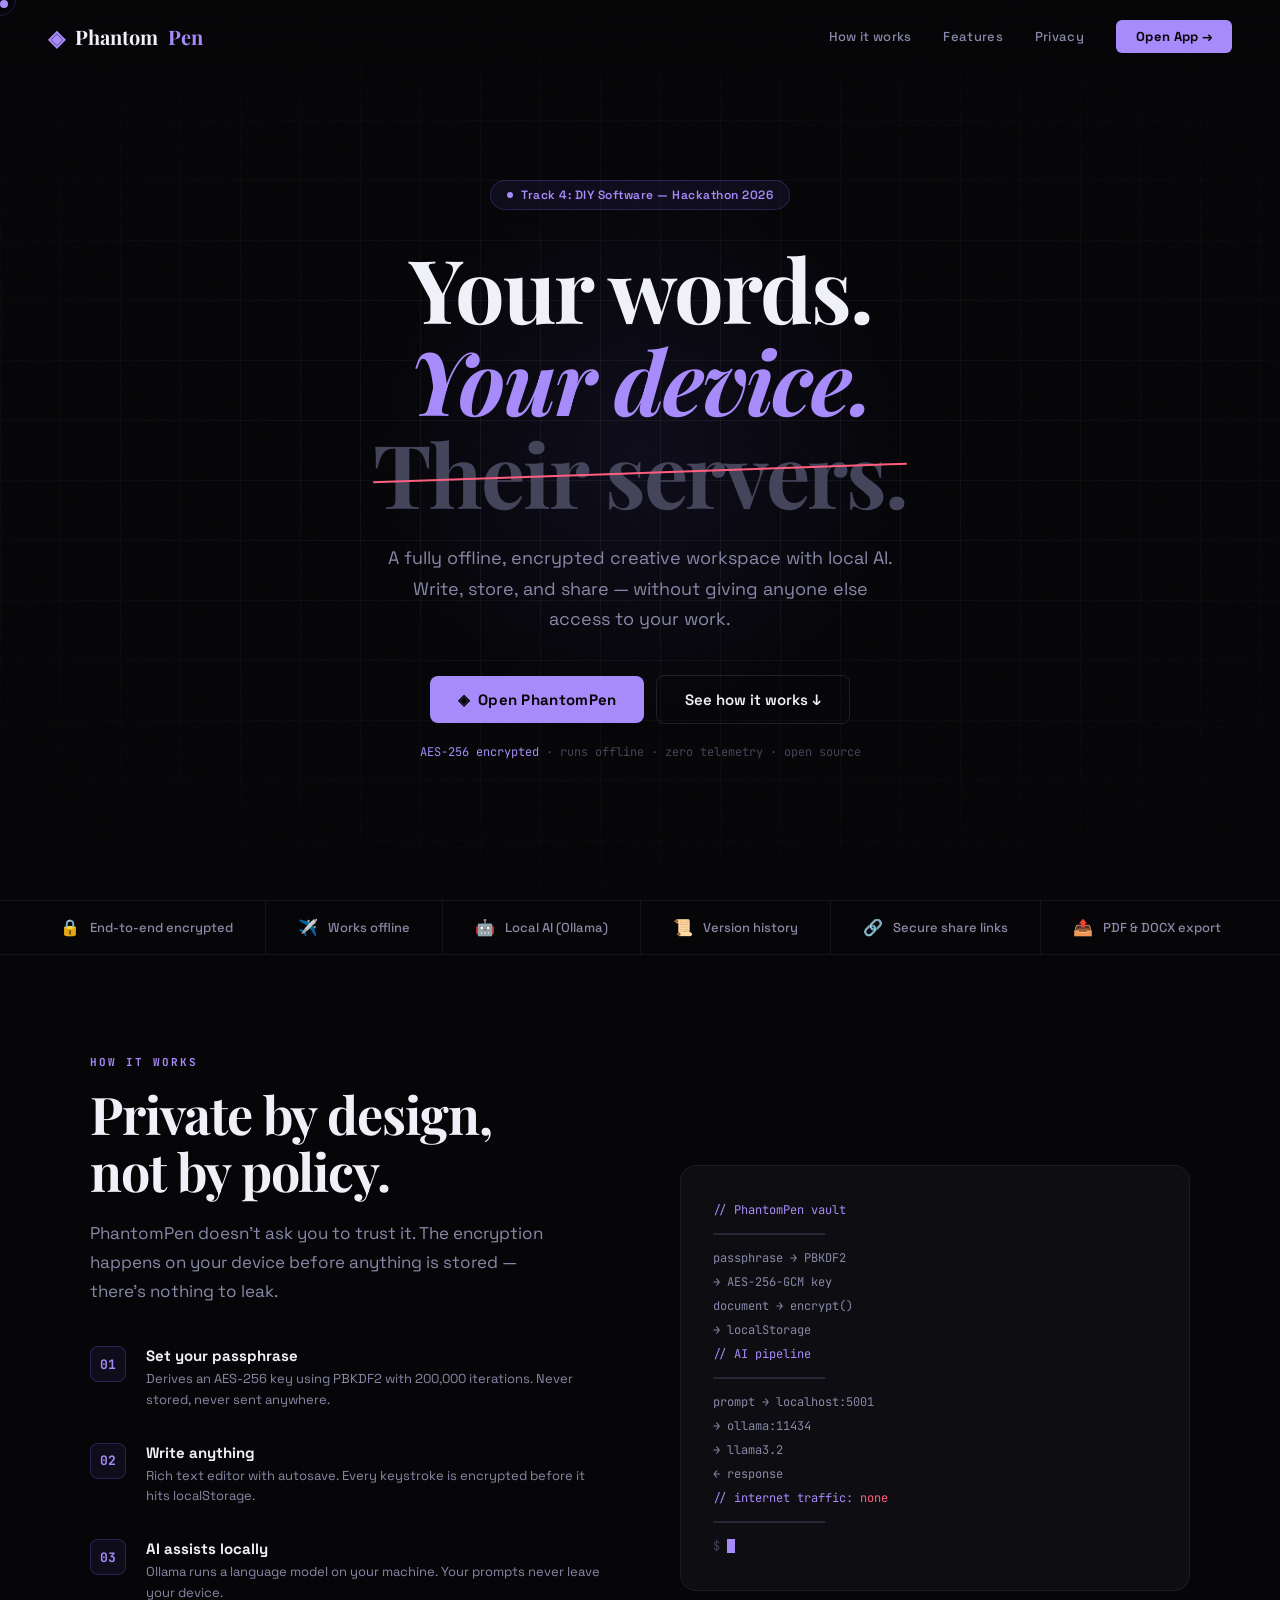
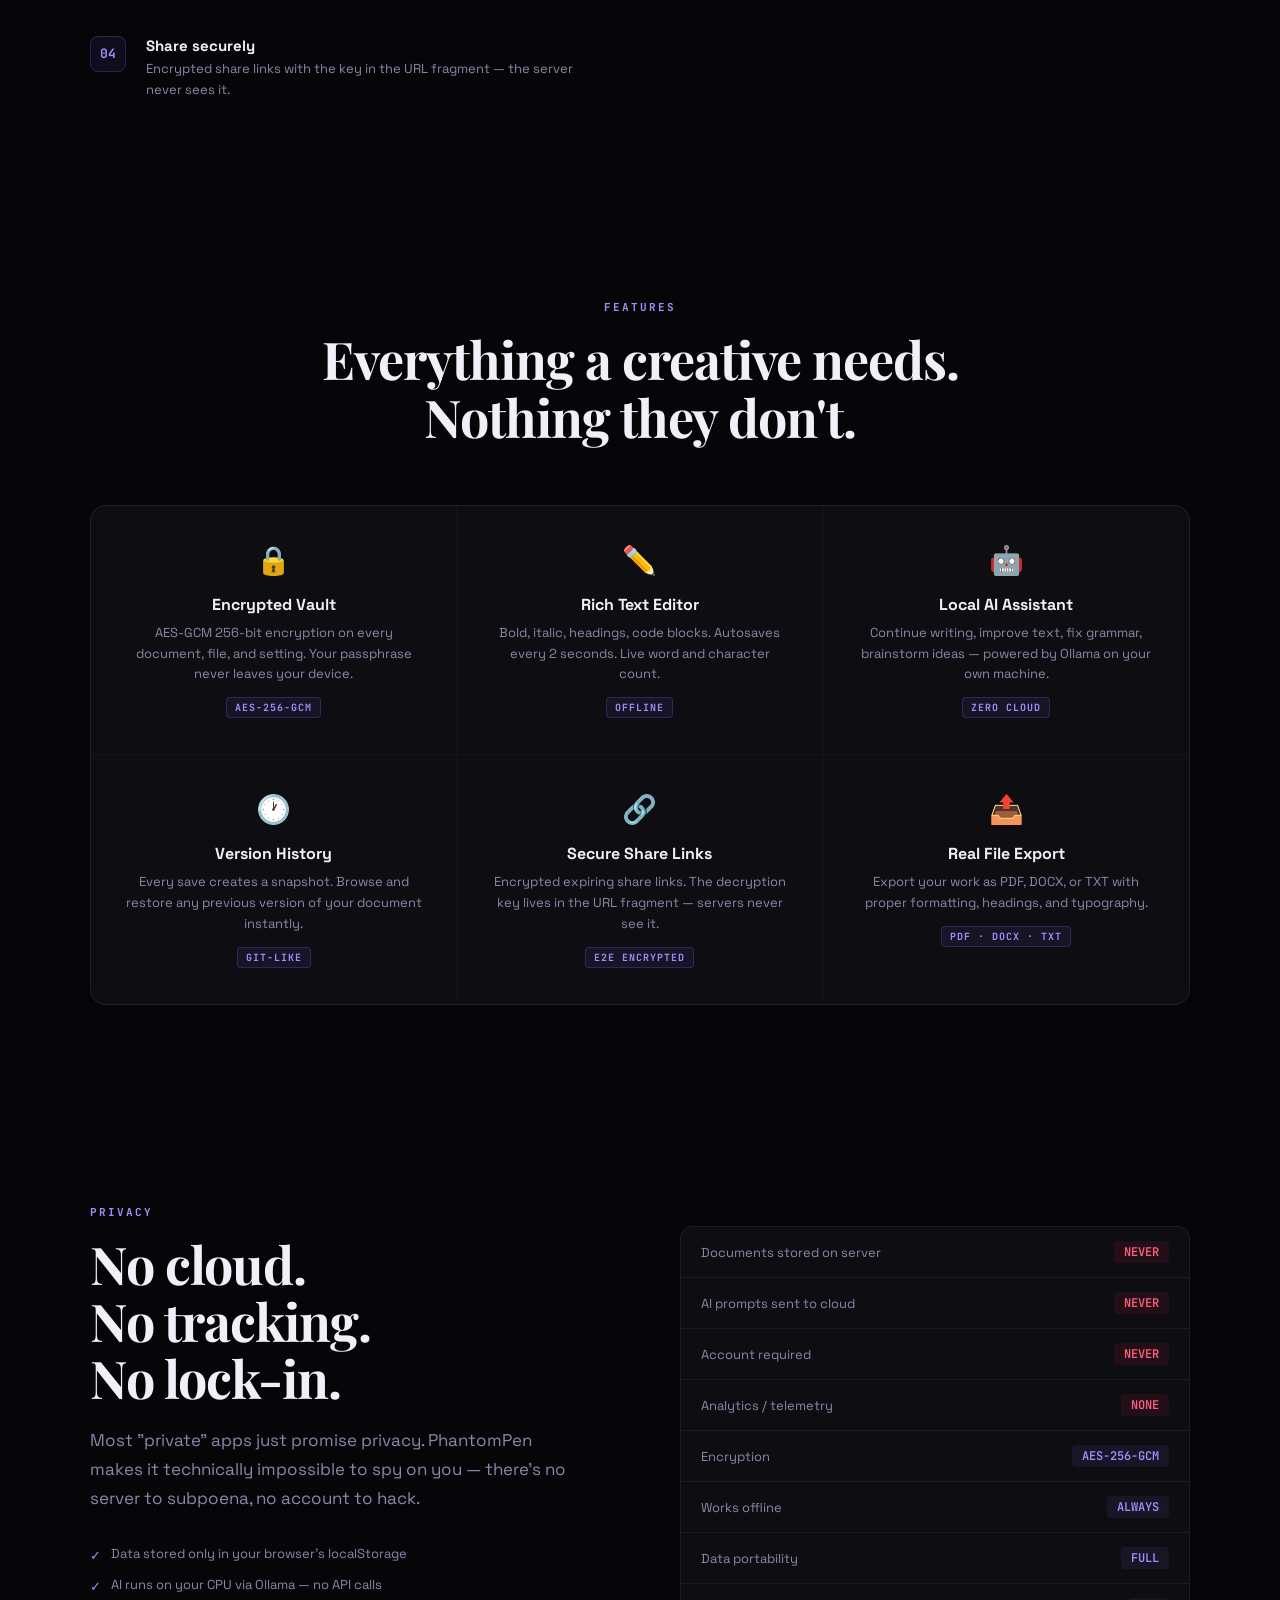
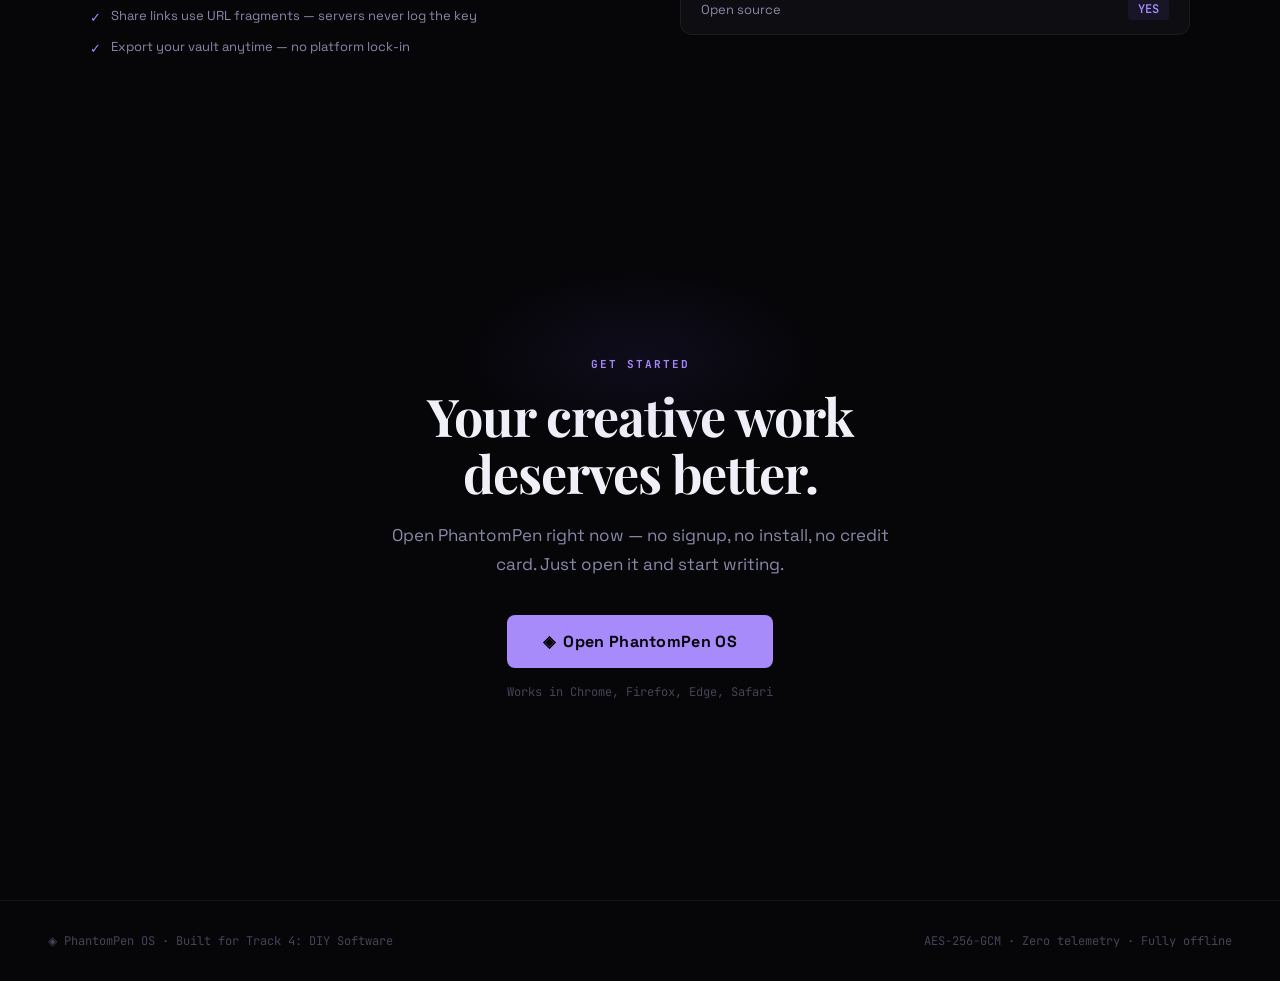
<file: index.html>
<!DOCTYPE html>
<html lang="en">
<head>
<meta charset="UTF-8">
<meta name="viewport" content="width=device-width, initial-scale=1.0">
<title>PhantomPen OS — Private Creative Workspace</title>
<link rel="manifest" href="/manifest.json">
<meta name="theme-color" content="#a78bfa">
<meta name="description" content="A fully offline, encrypted creative workspace with local AI. No cloud. No tracking. No lock-in.">
<style>
@import url('https://fonts.googleapis.com/css2?family=Space+Grotesk:wght@300;400;500;600;700&family=Playfair+Display:ital,wght@0,700;1,400&family=JetBrains+Mono:wght@400;500&display=swap');

*, *::before, *::after { box-sizing: border-box; margin: 0; padding: 0; }

:root {
  --bg: #060608;
  --bg2: #0e0e12;
  --bg3: #16161c;
  --border: #ffffff0f;
  --border2: #ffffff1a;
  --text: #f0f0f8;
  --text2: #8888a8;
  --text3: #44445a;
  --accent: #a78bfa;
  --accent2: #7c3aed;
  --accent-dim: #7b5ef815;
  --accent-glow: #7b5ef840;
  --red: #ff5f7f;
  --amber: #ffbf5f;
}

html { scroll-behavior: smooth; }

body {
  background: var(--bg);
  color: var(--text);
  font-family: 'Space Grotesk', sans-serif;
  overflow-x: hidden;
  cursor: none;
}

/* ── CUSTOM CURSOR ── */
.cursor {
  width: 8px; height: 8px;
  background: var(--accent);
  border-radius: 50%;
  position: fixed; pointer-events: none;
  z-index: 9999;
  transition: transform 0.1s ease;
  mix-blend-mode: screen;
}
.cursor-ring {
  width: 32px; height: 32px;
  border: 1px solid var(--accent-glow);
  border-radius: 50%;
  position: fixed; pointer-events: none;
  z-index: 9998;
  transition: transform 0.15s ease, width 0.2s, height 0.2s;
}

/* ── NOISE TEXTURE ── */
body::before {
  content: '';
  position: fixed; inset: 0;
  background-image: url("data:image/svg+xml,%3Csvg viewBox='0 0 256 256' xmlns='http://www.w3.org/2000/svg'%3E%3Cfilter id='noise'%3E%3CfeTurbulence type='fractalNoise' baseFrequency='0.9' numOctaves='4' stitchTiles='stitch'/%3E%3C/filter%3E%3Crect width='100%25' height='100%25' filter='url(%23noise)' opacity='0.03'/%3E%3C/svg%3E");
  pointer-events: none; z-index: 0; opacity: 0.4;
}

/* ── NAV ── */
nav {
  position: fixed; top: 0; left: 0; right: 0;
  padding: 20px 48px;
  display: flex; align-items: center; justify-content: space-between;
  z-index: 100;
  background: linear-gradient(to bottom, var(--bg) 0%, transparent 100%);
}
.nav-logo {
  display: flex; align-items: center; gap: 10px;
  font-family: 'Playfair Display', serif;
  font-size: 20px; font-weight: 700;
  text-decoration: none; color: var(--text);
}
.nav-logo-icon {
  color: var(--accent); font-size: 22px;
  animation: iconPulse 3s ease-in-out infinite;
}
@keyframes iconPulse {
  0%,100% { text-shadow: 0 0 10px var(--accent-glow); }
  50% { text-shadow: 0 0 30px var(--accent), 0 0 60px var(--accent-glow); }
}
.nav-logo span { color: var(--accent); }
.nav-links { display: flex; align-items: center; gap: 32px; }
.nav-links a {
  color: var(--text2); text-decoration: none;
  font-size: 13px; font-weight: 500; letter-spacing: 0.3px;
  transition: color 0.2s;
}
.nav-links a:hover { color: var(--text); }
.nav-cta {
  background: var(--accent) !important;
  color: var(--bg) !important;
  padding: 8px 20px !important;
  border-radius: 6px !important;
  font-weight: 700 !important;
  transition: background 0.2s, transform 0.1s !important;
}
.nav-cta:hover { background: var(--accent2) !important; transform: translateY(-1px); }

/* ── HERO ── */
#hero {
  min-height: 100vh;
  display: flex; align-items: center; justify-content: center;
  padding: 120px 48px 80px;
  position: relative; overflow: hidden;
  text-align: center;
}

.hero-grid {
  position: absolute; inset: 0;
  background-image:
    linear-gradient(var(--border) 1px, transparent 1px),
    linear-gradient(90deg, var(--border) 1px, transparent 1px);
  background-size: 60px 60px;
  mask-image: radial-gradient(ellipse 80% 60% at 50% 50%, black, transparent);
}

.hero-glow {
  position: absolute;
  width: 600px; height: 600px;
  background: radial-gradient(circle, var(--accent-dim) 0%, transparent 70%);
  top: 50%; left: 50%; transform: translate(-50%, -50%);
  pointer-events: none;
}

.hero-inner { position: relative; z-index: 1; max-width: 800px; }

.hero-badge {
  display: inline-flex; align-items: center; gap: 8px;
  background: var(--accent-dim);
  border: 1px solid var(--accent-glow);
  border-radius: 99px;
  padding: 6px 16px;
  font-size: 12px; font-weight: 600;
  color: var(--accent); letter-spacing: 0.5px;
  margin-bottom: 32px;
  animation: fadeUp 0.6s ease both;
}
.badge-dot {
  width: 6px; height: 6px; border-radius: 50%;
  background: var(--accent);
  animation: iconPulse 2s ease-in-out infinite;
}

.hero-title {
  font-family: 'Playfair Display', serif;
  font-size: clamp(48px, 8vw, 88px);
  line-height: 1.05;
  letter-spacing: -2px;
  margin-bottom: 24px;
  animation: fadeUp 0.6s ease 0.1s both;
}
.hero-title em {
  font-style: italic;
  color: var(--accent);
}
.hero-title .strike {
  position: relative; color: var(--text3);
}
.hero-title .strike::after {
  content: '';
  position: absolute; left: 0; right: 0; top: 50%;
  height: 2px; background: var(--red);
  transform: rotate(-2deg);
}

.hero-sub {
  font-size: 18px; color: var(--text2); line-height: 1.7;
  max-width: 520px; margin: 0 auto 40px;
  animation: fadeUp 0.6s ease 0.2s both;
}

.hero-actions {
  display: flex; align-items: center; justify-content: center;
  gap: 12px; flex-wrap: wrap;
  animation: fadeUp 0.6s ease 0.3s both;
}
.btn-main {
  display: inline-flex; align-items: center; gap: 8px;
  background: var(--accent); color: var(--bg);
  padding: 14px 28px; border-radius: 8px;
  font-family: 'Space Grotesk', sans-serif;
  font-size: 15px; font-weight: 700;
  text-decoration: none; letter-spacing: 0.3px;
  transition: background 0.2s, transform 0.15s, box-shadow 0.2s;
  box-shadow: 0 0 0 0 var(--accent-glow);
}
.btn-main:hover {
  background: var(--accent2);
  transform: translateY(-2px);
  box-shadow: 0 8px 30px var(--accent-glow);
}
.btn-outline {
  display: inline-flex; align-items: center; gap: 8px;
  background: transparent; color: var(--text);
  padding: 14px 28px; border-radius: 8px;
  border: 1px solid var(--border2);
  font-family: 'Space Grotesk', sans-serif;
  font-size: 15px; font-weight: 600;
  text-decoration: none;
  transition: border-color 0.2s, transform 0.15s;
}
.btn-outline:hover { border-color: var(--text2); transform: translateY(-2px); }

.hero-note {
  margin-top: 20px;
  font-size: 12px; color: var(--text3);
  font-family: 'JetBrains Mono', monospace;
  animation: fadeUp 0.6s ease 0.4s both;
}
.hero-note span { color: var(--accent); }

/* ── FEATURE STRIP ── */
.feature-strip {
  display: flex; align-items: center; justify-content: center;
  flex-wrap: wrap; gap: 0;
  border-top: 1px solid var(--border);
  border-bottom: 1px solid var(--border);
  padding: 0;
  overflow: hidden;
}
.strip-item {
  display: flex; align-items: center; gap: 10px;
  padding: 16px 32px;
  border-right: 1px solid var(--border);
  font-size: 13px; color: var(--text2); font-weight: 500;
  white-space: nowrap;
}
.strip-item:last-child { border-right: none; }
.strip-icon { color: var(--accent); font-size: 16px; }

/* ── SECTIONS ── */
section { padding: 100px 48px; position: relative; }

.section-label {
  font-size: 11px; letter-spacing: 2px; font-weight: 700;
  color: var(--accent); text-transform: uppercase;
  margin-bottom: 16px; font-family: 'JetBrains Mono', monospace;
}
.section-title {
  font-family: 'Playfair Display', serif;
  font-size: clamp(32px, 5vw, 52px);
  line-height: 1.1; letter-spacing: -1px;
  margin-bottom: 20px;
}
.section-sub {
  font-size: 17px; color: var(--text2); line-height: 1.7;
  max-width: 480px;
}

/* ── HOW IT WORKS ── */
#how {
  display: grid;
  grid-template-columns: 1fr 1fr;
  gap: 80px; align-items: center;
  max-width: 1100px; margin: 0 auto;
}
.steps { display: flex; flex-direction: column; gap: 32px; }
.step {
  display: flex; gap: 20px;
  opacity: 0; transform: translateX(-20px);
  transition: opacity 0.5s ease, transform 0.5s ease;
}
.step.visible { opacity: 1; transform: translateX(0); }
.step-num {
  width: 36px; height: 36px; border-radius: 8px;
  background: var(--accent-dim); border: 1px solid var(--accent-glow);
  display: flex; align-items: center; justify-content: center;
  font-family: 'JetBrains Mono', monospace;
  font-size: 13px; color: var(--accent); font-weight: 700;
  flex-shrink: 0;
}
.step-content strong {
  display: block; font-size: 15px; margin-bottom: 4px;
}
.step-content p { font-size: 13px; color: var(--text2); line-height: 1.6; }

.how-visual {
  background: var(--bg2);
  border: 1px solid var(--border);
  border-radius: 16px; padding: 32px;
  font-family: 'JetBrains Mono', monospace;
  font-size: 12px; color: var(--text3);
  line-height: 2;
}
.how-visual .line-green { color: var(--accent); }
.how-visual .line-dim { color: var(--text3); }
.how-visual .line-text { color: var(--text2); }
.cursor-blink {
  display: inline-block; width: 8px; height: 14px;
  background: var(--accent); vertical-align: middle;
  animation: blink 1s step-end infinite;
}
@keyframes blink { 0%,100%{opacity:1} 50%{opacity:0} }

/* ── FEATURES GRID ── */
#features { max-width: 1100px; margin: 0 auto; text-align: center; }
.features-grid {
  display: grid;
  grid-template-columns: repeat(3, 1fr);
  gap: 1px; margin-top: 60px;
  border: 1px solid var(--border);
  border-radius: 16px; overflow: hidden;
  background: var(--border);
}
.feature-card {
  background: var(--bg2); padding: 36px 32px;
  transition: background 0.2s;
  opacity: 0; transform: translateY(20px);
  transition: opacity 0.5s ease, transform 0.5s ease, background 0.2s;
}
.feature-card.visible { opacity: 1; transform: translateY(0); }
.feature-card:hover { background: var(--bg3); }
.feature-icon {
  font-size: 28px; margin-bottom: 16px; display: block;
}
.feature-card h3 {
  font-size: 16px; font-weight: 700; margin-bottom: 8px;
}
.feature-card p { font-size: 13px; color: var(--text2); line-height: 1.6; }
.feature-tag {
  display: inline-block; margin-top: 12px;
  font-size: 10px; letter-spacing: 1px; font-weight: 700;
  color: var(--accent); background: var(--accent-dim);
  border: 1px solid var(--accent-glow);
  padding: 3px 8px; border-radius: 4px;
  font-family: 'JetBrains Mono', monospace;
}

/* ── PRIVACY SECTION ── */
#privacy {
  max-width: 1100px; margin: 0 auto;
  display: grid; grid-template-columns: 1fr 1fr;
  gap: 80px; align-items: center;
}
.privacy-table {
  background: var(--bg2); border: 1px solid var(--border);
  border-radius: 12px; overflow: hidden;
}
.privacy-row {
  display: flex; align-items: center;
  padding: 14px 20px; border-bottom: 1px solid var(--border);
  font-size: 13px; gap: 12px;
}
.privacy-row:last-child { border-bottom: none; }
.privacy-label { flex: 1; color: var(--text2); }
.privacy-val {
  font-family: 'JetBrains Mono', monospace;
  font-size: 12px; font-weight: 600;
  padding: 3px 10px; border-radius: 4px;
}
.val-green { background: var(--accent-dim); color: var(--accent); }
.val-red { background: #ff1f4f15; color: var(--red); }

/* ── CTA ── */
#cta {
  text-align: center; max-width: 600px; margin: 0 auto;
  padding: 100px 48px;
}
.cta-glow {
  position: absolute; left: 50%; transform: translateX(-50%);
  width: 400px; height: 200px;
  background: radial-gradient(ellipse, var(--accent-dim) 0%, transparent 70%);
  pointer-events: none;
}

/* ── FOOTER ── */
footer {
  border-top: 1px solid var(--border);
  padding: 32px 48px;
  display: flex; align-items: center; justify-content: space-between;
  font-size: 12px; color: var(--text3);
  font-family: 'JetBrains Mono', monospace;
}
footer a { color: var(--text3); text-decoration: none; }
footer a:hover { color: var(--text2); }

/* ── ANIMATIONS ── */
@keyframes fadeUp {
  from { opacity: 0; transform: translateY(24px); }
  to { opacity: 1; transform: translateY(0); }
}

@media (max-width: 768px) {
  nav { padding: 16px 24px; }
  .nav-links { display: none; }
  #hero { padding: 100px 24px 60px; }
  #how, #privacy { grid-template-columns: 1fr; gap: 40px; padding: 60px 24px; }
  section { padding: 60px 24px; }
  .features-grid { grid-template-columns: 1fr; }
  .strip-item { padding: 12px 20px; font-size: 12px; }
  footer { flex-direction: column; gap: 8px; text-align: center; }
}
</style>
</head>
<body>

<div class="cursor" id="cursor"></div>
<div class="cursor-ring" id="cursor-ring"></div>

<!-- NAV -->
<nav>
  <a href="/" class="nav-logo">
    <span class="nav-logo-icon">◈</span>
    Phantom<span>Pen</span>
  </a>
  <div class="nav-links">
    <a href="#how">How it works</a>
    <a href="#features">Features</a>
    <a href="#privacy">Privacy</a>
    <a href="app.html" class="nav-cta">Open App →</a>
  </div>
</nav>

<!-- HERO -->
<section id="hero">
  <div class="hero-grid"></div>
  <div class="hero-glow"></div>
  <div class="hero-inner">
    <div class="hero-badge">
      <span class="badge-dot"></span>
      Track 4: DIY Software — Hackathon 2026
    </div>
    <h1 class="hero-title">
      Your words.<br>
      <em>Your device.</em><br>
      <span class="strike">Their servers.</span>
    </h1>
    <p class="hero-sub">
      A fully offline, encrypted creative workspace with local AI.
      Write, store, and share — without giving anyone else access to your work.
    </p>
    <div class="hero-actions">
      <a href="app.html" class="btn-main">
        <span>◈</span> Open PhantomPen
      </a>
      <a href="#how" class="btn-outline">
        See how it works ↓
      </a>
    </div>
    <p class="hero-note">
      <span>AES-256 encrypted</span> · runs offline · zero telemetry · open source
    </p>
  </div>
</section>

<!-- FEATURE STRIP -->
<div class="feature-strip">
  <div class="strip-item"><span class="strip-icon">🔒</span> End-to-end encrypted</div>
  <div class="strip-item"><span class="strip-icon">✈️</span> Works offline</div>
  <div class="strip-item"><span class="strip-icon">🤖</span> Local AI (Ollama)</div>
  <div class="strip-item"><span class="strip-icon">📜</span> Version history</div>
  <div class="strip-item"><span class="strip-icon">🔗</span> Secure share links</div>
  <div class="strip-item"><span class="strip-icon">📤</span> PDF & DOCX export</div>
</div>

<!-- HOW IT WORKS -->
<section>
  <div id="how">
    <div>
      <p class="section-label">How it works</p>
      <h2 class="section-title">Private by design,<br>not by policy.</h2>
      <p class="section-sub">PhantomPen doesn't ask you to trust it. The encryption happens on your device before anything is stored — there's nothing to leak.</p>
      <div class="steps" style="margin-top:40px">
        <div class="step">
          <div class="step-num">01</div>
          <div class="step-content">
            <strong>Set your passphrase</strong>
            <p>Derives an AES-256 key using PBKDF2 with 200,000 iterations. Never stored, never sent anywhere.</p>
          </div>
        </div>
        <div class="step">
          <div class="step-num">02</div>
          <div class="step-content">
            <strong>Write anything</strong>
            <p>Rich text editor with autosave. Every keystroke is encrypted before it hits localStorage.</p>
          </div>
        </div>
        <div class="step">
          <div class="step-num">03</div>
          <div class="step-content">
            <strong>AI assists locally</strong>
            <p>Ollama runs a language model on your machine. Your prompts never leave your device.</p>
          </div>
        </div>
        <div class="step">
          <div class="step-num">04</div>
          <div class="step-content">
            <strong>Share securely</strong>
            <p>Encrypted share links with the key in the URL fragment — the server never sees it.</p>
          </div>
        </div>
      </div>
    </div>
    <div class="how-visual">
      <div class="line-green">// PhantomPen vault</div>
      <div class="line-dim">————————————————</div>
      <div class="line-text">passphrase → PBKDF2</div>
      <div class="line-text">         → AES-256-GCM key</div>
      <div class="line-dim"></div>
      <div class="line-text">document  → encrypt()</div>
      <div class="line-text">         → localStorage</div>
      <div class="line-dim"></div>
      <div class="line-green">// AI pipeline</div>
      <div class="line-dim">————————————————</div>
      <div class="line-text">prompt → localhost:5001</div>
      <div class="line-text">       → ollama:11434</div>
      <div class="line-text">       → llama3.2</div>
      <div class="line-text">       ← response</div>
      <div class="line-dim"></div>
      <div class="line-green">// internet traffic: <span style="color:#ff5f7f">none</span></div>
      <div class="line-dim">————————————————</div>
      <div>$ <span class="cursor-blink"></span></div>
    </div>
  </div>
</section>

<!-- FEATURES -->
<section>
  <div id="features">
    <p class="section-label">Features</p>
    <h2 class="section-title">Everything a creative needs.<br>Nothing they don't.</h2>
    <div class="features-grid">
      <div class="feature-card">
        <span class="feature-icon">🔒</span>
        <h3>Encrypted Vault</h3>
        <p>AES-GCM 256-bit encryption on every document, file, and setting. Your passphrase never leaves your device.</p>
        <span class="feature-tag">AES-256-GCM</span>
      </div>
      <div class="feature-card">
        <span class="feature-icon">✏️</span>
        <h3>Rich Text Editor</h3>
        <p>Bold, italic, headings, code blocks. Autosaves every 2 seconds. Live word and character count.</p>
        <span class="feature-tag">OFFLINE</span>
      </div>
      <div class="feature-card">
        <span class="feature-icon">🤖</span>
        <h3>Local AI Assistant</h3>
        <p>Continue writing, improve text, fix grammar, brainstorm ideas — powered by Ollama on your own machine.</p>
        <span class="feature-tag">ZERO CLOUD</span>
      </div>
      <div class="feature-card">
        <span class="feature-icon">🕐</span>
        <h3>Version History</h3>
        <p>Every save creates a snapshot. Browse and restore any previous version of your document instantly.</p>
        <span class="feature-tag">GIT-LIKE</span>
      </div>
      <div class="feature-card">
        <span class="feature-icon">🔗</span>
        <h3>Secure Share Links</h3>
        <p>Encrypted expiring share links. The decryption key lives in the URL fragment — servers never see it.</p>
        <span class="feature-tag">E2E ENCRYPTED</span>
      </div>
      <div class="feature-card">
        <span class="feature-icon">📤</span>
        <h3>Real File Export</h3>
        <p>Export your work as PDF, DOCX, or TXT with proper formatting, headings, and typography.</p>
        <span class="feature-tag">PDF · DOCX · TXT</span>
      </div>
    </div>
  </div>
</section>

<!-- PRIVACY -->
<section>
  <div id="privacy">
    <div>
      <p class="section-label">Privacy</p>
      <h2 class="section-title">No cloud.<br>No tracking.<br>No lock-in.</h2>
      <p class="section-sub">Most "private" apps just promise privacy. PhantomPen makes it technically impossible to spy on you — there's no server to subpoena, no account to hack.</p>
      <div style="margin-top:32px; display:flex; flex-direction:column; gap:12px;">
        <div style="display:flex;gap:10px;align-items:flex-start;font-size:13px;color:var(--text2)">
          <span style="color:var(--accent);margin-top:2px">✓</span>
          Data stored only in your browser's localStorage
        </div>
        <div style="display:flex;gap:10px;align-items:flex-start;font-size:13px;color:var(--text2)">
          <span style="color:var(--accent);margin-top:2px">✓</span>
          AI runs on your CPU via Ollama — no API calls
        </div>
        <div style="display:flex;gap:10px;align-items:flex-start;font-size:13px;color:var(--text2)">
          <span style="color:var(--accent);margin-top:2px">✓</span>
          Share links use URL fragments — servers never log the key
        </div>
        <div style="display:flex;gap:10px;align-items:flex-start;font-size:13px;color:var(--text2)">
          <span style="color:var(--accent);margin-top:2px">✓</span>
          Export your vault anytime — no platform lock-in
        </div>
      </div>
    </div>
    <div class="privacy-table">
      <div class="privacy-row">
        <span class="privacy-label">Documents stored on server</span>
        <span class="privacy-val val-red">NEVER</span>
      </div>
      <div class="privacy-row">
        <span class="privacy-label">AI prompts sent to cloud</span>
        <span class="privacy-val val-red">NEVER</span>
      </div>
      <div class="privacy-row">
        <span class="privacy-label">Account required</span>
        <span class="privacy-val val-red">NEVER</span>
      </div>
      <div class="privacy-row">
        <span class="privacy-label">Analytics / telemetry</span>
        <span class="privacy-val val-red">NONE</span>
      </div>
      <div class="privacy-row">
        <span class="privacy-label">Encryption</span>
        <span class="privacy-val val-green">AES-256-GCM</span>
      </div>
      <div class="privacy-row">
        <span class="privacy-label">Works offline</span>
        <span class="privacy-val val-green">ALWAYS</span>
      </div>
      <div class="privacy-row">
        <span class="privacy-label">Data portability</span>
        <span class="privacy-val val-green">FULL</span>
      </div>
      <div class="privacy-row">
        <span class="privacy-label">Open source</span>
        <span class="privacy-val val-green">YES</span>
      </div>
    </div>
  </div>
</section>

<!-- CTA -->
<section style="position:relative">
  <div class="cta-glow"></div>
  <div id="cta">
    <p class="section-label">Get started</p>
    <h2 class="section-title">Your creative work deserves better.</h2>
    <p style="color:var(--text2);font-size:17px;line-height:1.7;margin:16px 0 36px">
      Open PhantomPen right now — no signup, no install, no credit card. Just open it and start writing.
    </p>
    <a href="app.html" class="btn-main" style="font-size:16px;padding:16px 36px">
      <span>◈</span> Open PhantomPen OS
    </a>
    <p style="margin-top:16px;font-size:12px;color:var(--text3);font-family:'JetBrains Mono',monospace">
      Works in Chrome, Firefox, Edge, Safari
    </p>
  </div>
</section>

<!-- FOOTER -->
<footer>
  <span>◈ PhantomPen OS · Built for Track 4: DIY Software</span>
  <span>AES-256-GCM · Zero telemetry · Fully offline</span>
</footer>

<script>
// Custom cursor
const cursor = document.getElementById('cursor');
const ring   = document.getElementById('cursor-ring');
let mx = 0, my = 0, rx = 0, ry = 0;

document.addEventListener('mousemove', e => {
  mx = e.clientX; my = e.clientY;
  cursor.style.left = mx - 4 + 'px';
  cursor.style.top  = my - 4 + 'px';
});

function animateRing() {
  rx += (mx - rx - 16) * 0.12;
  ry += (my - ry - 16) * 0.12;
  ring.style.left = rx + 'px';
  ring.style.top  = ry + 'px';
  requestAnimationFrame(animateRing);
}
animateRing();

document.querySelectorAll('a, button').forEach(el => {
  el.addEventListener('mouseenter', () => {
    cursor.style.transform = 'scale(2)';
    ring.style.width = '48px'; ring.style.height = '48px';
  });
  el.addEventListener('mouseleave', () => {
    cursor.style.transform = 'scale(1)';
    ring.style.width = '32px'; ring.style.height = '32px';
  });
});

// Scroll animations
const observer = new IntersectionObserver(entries => {
  entries.forEach((entry, i) => {
    if (entry.isIntersecting) {
      setTimeout(() => entry.target.classList.add('visible'), i * 80);
    }
  });
}, { threshold: 0.1 });

document.querySelectorAll('.step, .feature-card').forEach(el => observer.observe(el));
</script>

</body>
</html>
</file>
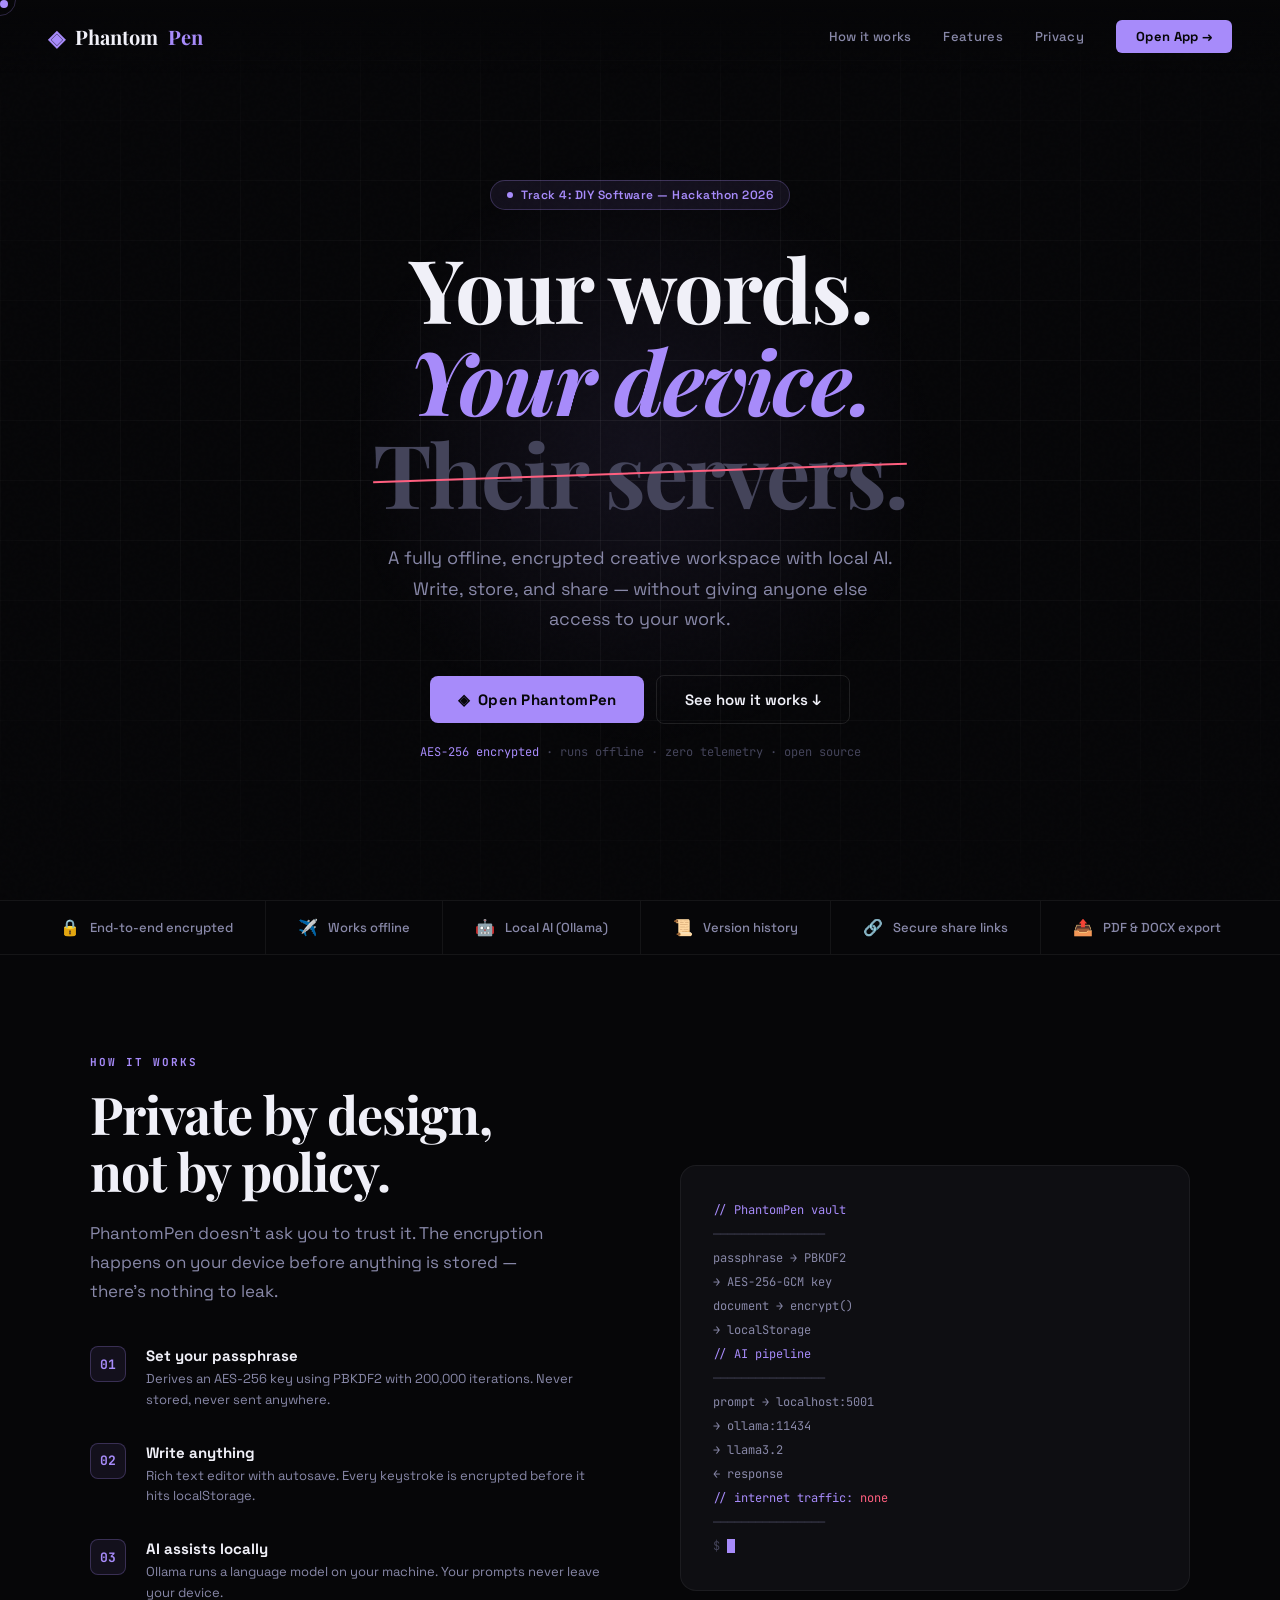
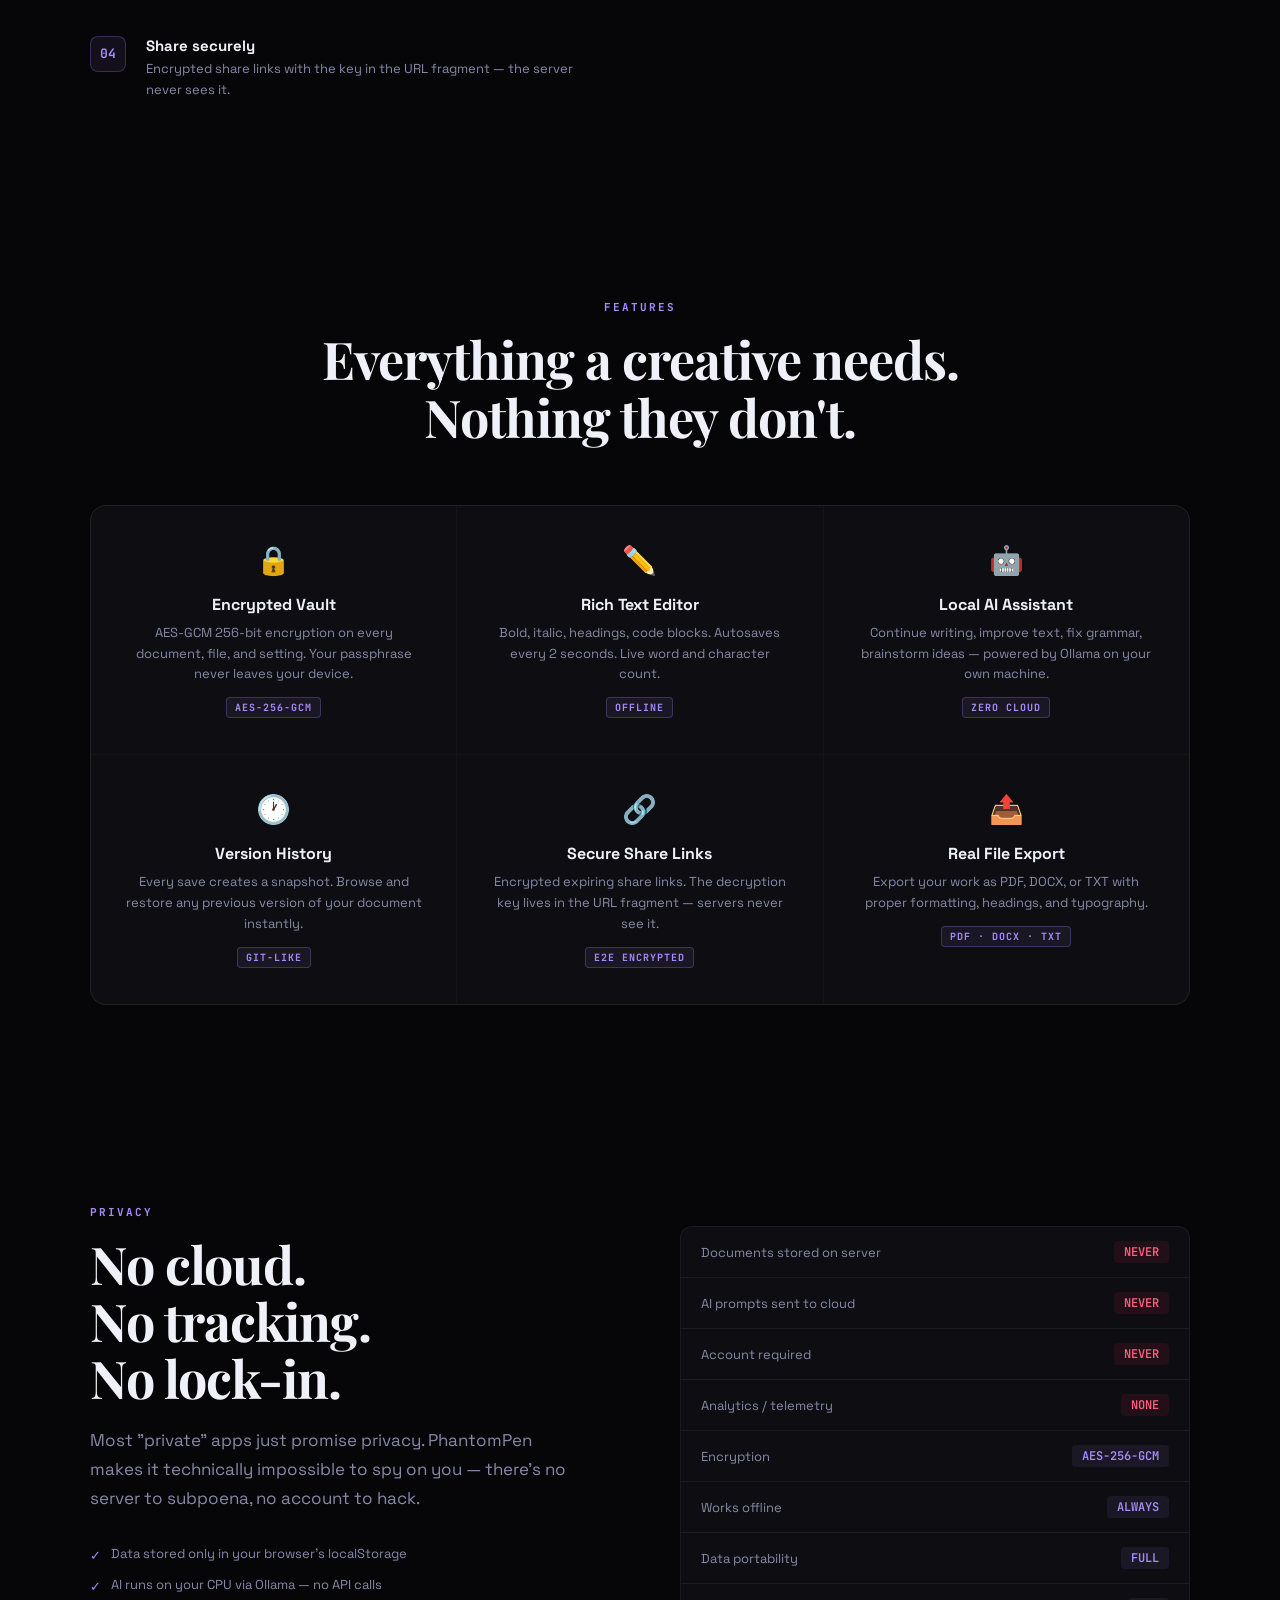
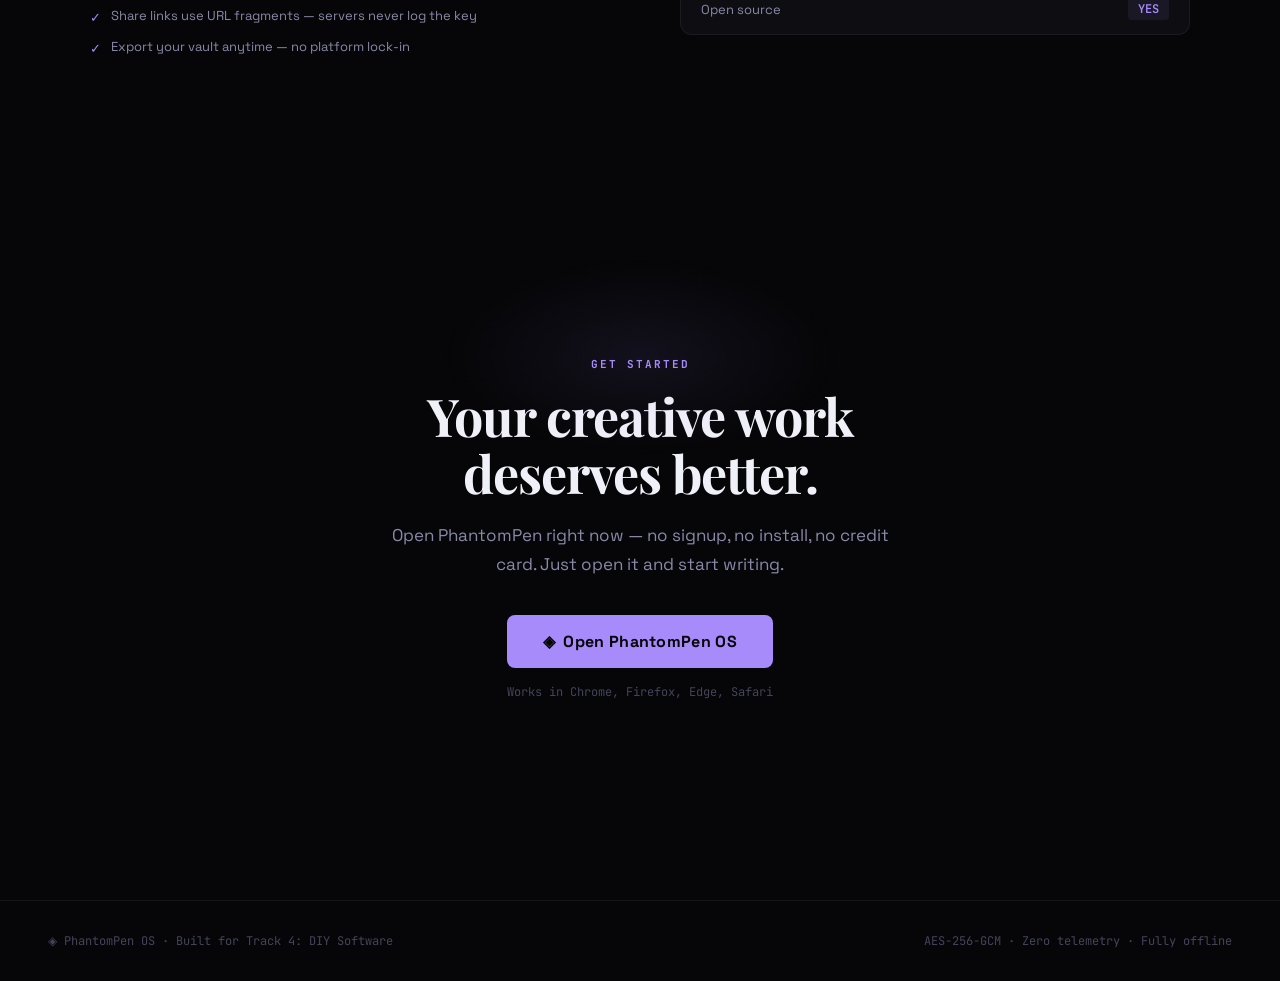
<file: landing.html>
<!DOCTYPE html>
<html lang="en">
<head>
<meta charset="UTF-8">
<meta name="viewport" content="width=device-width, initial-scale=1.0">
<title>PhantomPen OS — Private Creative Workspace</title>
<link rel="manifest" href="/manifest.json">
<meta name="theme-color" content="#a78bfa">
<meta name="description" content="A fully offline, encrypted creative workspace with local AI. No cloud. No tracking. No lock-in.">
<style>
@import url('https://fonts.googleapis.com/css2?family=Space+Grotesk:wght@300;400;500;600;700&family=Playfair+Display:ital,wght@0,700;1,400&family=JetBrains+Mono:wght@400;500&display=swap');

*, *::before, *::after { box-sizing: border-box; margin: 0; padding: 0; }
:root {
  --bg: #060608;
  --bg2: #0e0e12;
  --bg3: #16161c;
  --border: #ffffff0f;
  --border2: #ffffff1a;
  --text: #f0f0f8;
  --text2: #8888a8;
  --text3: #44445a;
  --green: #a78bfa;
  --green2: #7c3aed;
  --green-dim: #a78bfa15;
  --green-glow: #a78bfa40;
  --red: #ff5f7f;
  --amber: #ffbf5f;
}

html { scroll-behavior: smooth; }

body {
  background: var(--bg);
  color: var(--text);
  font-family: 'Space Grotesk', sans-serif;
  overflow-x: hidden;
  cursor: none;
}

/* ── CUSTOM CURSOR ── */
.cursor {
  width: 8px; height: 8px;
  background: var(--green);
  border-radius: 50%;
  position: fixed; pointer-events: none;
  z-index: 9999;
  transition: transform 0.1s ease;
  mix-blend-mode: screen;
}
.cursor-ring {
  width: 32px; height: 32px;
  border: 1px solid var(--green-glow);
  border-radius: 50%;
  position: fixed; pointer-events: none;
  z-index: 9998;
  transition: transform 0.15s ease, width 0.2s, height 0.2s;
}

/* ── NOISE TEXTURE ── */
body::before {
  content: '';
  position: fixed; inset: 0;
  background-image: url("data:image/svg+xml,%3Csvg viewBox='0 0 256 256' xmlns='http://www.w3.org/2000/svg'%3E%3Cfilter id='noise'%3E%3CfeTurbulence type='fractalNoise' baseFrequency='0.9' numOctaves='4' stitchTiles='stitch'/%3E%3C/filter%3E%3Crect width='100%25' height='100%25' filter='url(%23noise)' opacity='0.03'/%3E%3C/svg%3E");
  pointer-events: none; z-index: 0; opacity: 0.4;
}

/* ── NAV ── */
nav {
  position: fixed; top: 0; left: 0; right: 0;
  padding: 20px 48px;
  display: flex; align-items: center; justify-content: space-between;
  z-index: 100;
  background: linear-gradient(to bottom, var(--bg) 0%, transparent 100%);
}
.nav-logo {
  display: flex; align-items: center; gap: 10px;
  font-family: 'Playfair Display', serif;
  font-size: 20px; font-weight: 700;
  text-decoration: none; color: var(--text);
}
.nav-logo-icon {
  color: var(--green); font-size: 22px;
  animation: iconPulse 3s ease-in-out infinite;
}
@keyframes iconPulse {
  0%,100% { text-shadow: 0 0 10px var(--green-glow); }
  50% { text-shadow: 0 0 30px var(--green), 0 0 60px var(--green-glow); }
}
.nav-logo span { color: var(--green); }
.nav-links { display: flex; align-items: center; gap: 32px; }
.nav-links a {
  color: var(--text2); text-decoration: none;
  font-size: 13px; font-weight: 500; letter-spacing: 0.3px;
  transition: color 0.2s;
}
.nav-links a:hover { color: var(--text); }
.nav-cta {
  background: var(--green) !important;
  color: var(--bg) !important;
  padding: 8px 20px !important;
  border-radius: 6px !important;
  font-weight: 700 !important;
  transition: background 0.2s, transform 0.1s !important;
}
.nav-cta:hover { background: var(--green2) !important; transform: translateY(-1px); }

/* ── HERO ── */
#hero {
  min-height: 100vh;
  display: flex; align-items: center; justify-content: center;
  padding: 120px 48px 80px;
  position: relative; overflow: hidden;
  text-align: center;
}

.hero-grid {
  position: absolute; inset: 0;
  background-image:
    linear-gradient(var(--border) 1px, transparent 1px),
    linear-gradient(90deg, var(--border) 1px, transparent 1px);
  background-size: 60px 60px;
  mask-image: radial-gradient(ellipse 80% 60% at 50% 50%, black, transparent);
}

.hero-glow {
  position: absolute;
  width: 600px; height: 600px;
  background: radial-gradient(circle, var(--green-dim) 0%, transparent 70%);
  top: 50%; left: 50%; transform: translate(-50%, -50%);
  pointer-events: none;
}

.hero-inner { position: relative; z-index: 1; max-width: 800px; }

.hero-badge {
  display: inline-flex; align-items: center; gap: 8px;
  background: var(--green-dim);
  border: 1px solid var(--green-glow);
  border-radius: 99px;
  padding: 6px 16px;
  font-size: 12px; font-weight: 600;
  color: var(--green); letter-spacing: 0.5px;
  margin-bottom: 32px;
  animation: fadeUp 0.6s ease both;
}
.badge-dot {
  width: 6px; height: 6px; border-radius: 50%;
  background: var(--green);
  animation: iconPulse 2s ease-in-out infinite;
}

.hero-title {
  font-family: 'Playfair Display', serif;
  font-size: clamp(48px, 8vw, 88px);
  line-height: 1.05;
  letter-spacing: -2px;
  margin-bottom: 24px;
  animation: fadeUp 0.6s ease 0.1s both;
}
.hero-title em {
  font-style: italic;
  color: var(--green);
}
.hero-title .strike {
  position: relative; color: var(--text3);
}
.hero-title .strike::after {
  content: '';
  position: absolute; left: 0; right: 0; top: 50%;
  height: 2px; background: var(--red);
  transform: rotate(-2deg);
}

.hero-sub {
  font-size: 18px; color: var(--text2); line-height: 1.7;
  max-width: 520px; margin: 0 auto 40px;
  animation: fadeUp 0.6s ease 0.2s both;
}

.hero-actions {
  display: flex; align-items: center; justify-content: center;
  gap: 12px; flex-wrap: wrap;
  animation: fadeUp 0.6s ease 0.3s both;
}
.btn-main {
  display: inline-flex; align-items: center; gap: 8px;
  background: var(--green); color: var(--bg);
  padding: 14px 28px; border-radius: 8px;
  font-family: 'Space Grotesk', sans-serif;
  font-size: 15px; font-weight: 700;
  text-decoration: none; letter-spacing: 0.3px;
  transition: background 0.2s, transform 0.15s, box-shadow 0.2s;
  box-shadow: 0 0 0 0 var(--green-glow);
}
.btn-main:hover {
  background: var(--green2);
  transform: translateY(-2px);
  box-shadow: 0 8px 30px var(--green-glow);
}
.btn-outline {
  display: inline-flex; align-items: center; gap: 8px;
  background: transparent; color: var(--text);
  padding: 14px 28px; border-radius: 8px;
  border: 1px solid var(--border2);
  font-family: 'Space Grotesk', sans-serif;
  font-size: 15px; font-weight: 600;
  text-decoration: none;
  transition: border-color 0.2s, transform 0.15s;
}
.btn-outline:hover { border-color: var(--text2); transform: translateY(-2px); }

.hero-note {
  margin-top: 20px;
  font-size: 12px; color: var(--text3);
  font-family: 'JetBrains Mono', monospace;
  animation: fadeUp 0.6s ease 0.4s both;
}
.hero-note span { color: var(--green); }
/* ── FEATURE STRIP ── */
.feature-strip {
  display: flex; align-items: center; justify-content: center;
  flex-wrap: wrap; gap: 0;
  border-top: 1px solid var(--border);
  border-bottom: 1px solid var(--border);
  padding: 0;
  overflow: hidden;
}
.strip-item {
  display: flex; align-items: center; gap: 10px;
  padding: 16px 32px;
  border-right: 1px solid var(--border);
  font-size: 13px; color: var(--text2); font-weight: 500;
  white-space: nowrap;
}
.strip-item:last-child { border-right: none; }
.strip-icon { color: var(--green); font-size: 16px; }

/* ── SECTIONS ── */
section { padding: 100px 48px; position: relative; }

.section-label {
  font-size: 11px; letter-spacing: 2px; font-weight: 700;
  color: var(--green); text-transform: uppercase;
  margin-bottom: 16px; font-family: 'JetBrains Mono', monospace;
}
.section-title {
  font-family: 'Playfair Display', serif;
  font-size: clamp(32px, 5vw, 52px);
  line-height: 1.1; letter-spacing: -1px;
  margin-bottom: 20px;
}
.section-sub {
  font-size: 17px; color: var(--text2); line-height: 1.7;
  max-width: 480px;
}
/* ── HOW IT WORKS ── */
#how {
  display: grid;
  grid-template-columns: 1fr 1fr;
  gap: 80px; align-items: center;
  max-width: 1100px; margin: 0 auto;
}
.steps { display: flex; flex-direction: column; gap: 32px; }
.step {
  display: flex; gap: 20px;
  opacity: 0; transform: translateX(-20px);
  transition: opacity 0.5s ease, transform 0.5s ease;
}
.step.visible { opacity: 1; transform: translateX(0); }
.step-num {
  width: 36px; height: 36px; border-radius: 8px;
  background: var(--green-dim); border: 1px solid var(--green-glow);
  display: flex; align-items: center; justify-content: center;
  font-family: 'JetBrains Mono', monospace;
  font-size: 13px; color: var(--green); font-weight: 700;
  flex-shrink: 0;
}
.step-content strong {
  display: block; font-size: 15px; margin-bottom: 4px;
}
.step-content p { font-size: 13px; color: var(--text2); line-height: 1.6; }

.how-visual {
  background: var(--bg2);
  border: 1px solid var(--border);
  border-radius: 16px; padding: 32px;
  font-family: 'JetBrains Mono', monospace;
  font-size: 12px; color: var(--text3);
  line-height: 2;
}
.how-visual .line-green { color: var(--green); }
.how-visual .line-dim { color: var(--text3); }
.how-visual .line-text { color: var(--text2); }
.cursor-blink {
  display: inline-block; width: 8px; height: 14px;
  background: var(--green); vertical-align: middle;
  animation: blink 1s step-end infinite;
}
@keyframes blink { 0%,100%{opacity:1} 50%{opacity:0} }
/* ── FEATURES GRID ── */
#features { max-width: 1100px; margin: 0 auto; text-align: center; }
.features-grid {
  display: grid;
  grid-template-columns: repeat(3, 1fr);
  gap: 1px; margin-top: 60px;
  border: 1px solid var(--border);
  border-radius: 16px; overflow: hidden;
  background: var(--border);
}
.feature-card {
  background: var(--bg2); padding: 36px 32px;
  transition: background 0.2s;
  opacity: 0; transform: translateY(20px);
  transition: opacity 0.5s ease, transform 0.5s ease, background 0.2s;
}
.feature-card.visible { opacity: 1; transform: translateY(0); }
.feature-card:hover { background: var(--bg3); }
.feature-icon {
  font-size: 28px; margin-bottom: 16px; display: block;
}
.feature-card h3 {
  font-size: 16px; font-weight: 700; margin-bottom: 8px;
}
.feature-card p { font-size: 13px; color: var(--text2); line-height: 1.6; }
.feature-tag {
  display: inline-block; margin-top: 12px;
  font-size: 10px; letter-spacing: 1px; font-weight: 700;
  color: var(--green); background: var(--green-dim);
  border: 1px solid var(--green-glow);
  padding: 3px 8px; border-radius: 4px;
  font-family: 'JetBrains Mono', monospace;
}

/* ── PRIVACY SECTION ── */
#privacy {
  max-width: 1100px; margin: 0 auto;
  display: grid; grid-template-columns: 1fr 1fr;
  gap: 80px; align-items: center;
}
.privacy-table {
  background: var(--bg2); border: 1px solid var(--border);
  border-radius: 12px; overflow: hidden;
}
.privacy-row {
  display: flex; align-items: center;
  padding: 14px 20px; border-bottom: 1px solid var(--border);
  font-size: 13px; gap: 12px;
}
.privacy-row:last-child { border-bottom: none; }
.privacy-label { flex: 1; color: var(--text2); }
.privacy-val {
  font-family: 'JetBrains Mono', monospace;
  font-size: 12px; font-weight: 600;
  padding: 3px 10px; border-radius: 4px;
}
.val-green { background: var(--green-dim); color: var(--green); }
.val-red { background: #ff1f4f15; color: var(--red); }
/* ── CTA ── */
#cta {
  text-align: center; max-width: 600px; margin: 0 auto;
  padding: 100px 48px;
}
.cta-glow {
  position: absolute; left: 50%; transform: translateX(-50%);
  width: 400px; height: 200px;
  background: radial-gradient(ellipse, var(--green-dim) 0%, transparent 70%);
  pointer-events: none;
}

/* ── FOOTER ── */
footer {
  border-top: 1px solid var(--border);
  padding: 32px 48px;
  display: flex; align-items: center; justify-content: space-between;
  font-size: 12px; color: var(--text3);
  font-family: 'JetBrains Mono', monospace;
}
footer a { color: var(--text3); text-decoration: none; }
footer a:hover { color: var(--text2); }

/* ── ANIMATIONS ── */
@keyframes fadeUp {
  from { opacity: 0; transform: translateY(24px); }
  to { opacity: 1; transform: translateY(0); }
}

@media (max-width: 768px) {
  nav { padding: 16px 24px; }
  .nav-links { display: none; }
  #hero { padding: 100px 24px 60px; }
  #how, #privacy { grid-template-columns: 1fr; gap: 40px; padding: 60px 24px; }
  section { padding: 60px 24px; }
  .features-grid { grid-template-columns: 1fr; }
  .strip-item { padding: 12px 20px; font-size: 12px; }
  footer { flex-direction: column; gap: 8px; text-align: center; }
}
</style>
</head>
<body>

<div class="cursor" id="cursor"></div>
<div class="cursor-ring" id="cursor-ring"></div>

<!-- NAV -->
<nav>
  <a href="/" class="nav-logo">
    <span class="nav-logo-icon">◈</span>
    Phantom<span>Pen</span>
  </a>
  <div class="nav-links">
    <a href="#how">How it works</a>
    <a href="#features">Features</a>
    <a href="#privacy">Privacy</a>
    <a href="index.html" class="nav-cta">Open App →</a>
  </div>
</nav>

<!-- HERO -->
<section id="hero">
  <div class="hero-grid"></div>
  <div class="hero-glow"></div>
  <div class="hero-inner">
    <div class="hero-badge">
      <span class="badge-dot"></span>
      Track 4: DIY Software — Hackathon 2026
    </div>
    <h1 class="hero-title">
      Your words.<br>
      <em>Your device.</em><br>
      <span class="strike">Their servers.</span>
    </h1>
    <p class="hero-sub">
      A fully offline, encrypted creative workspace with local AI.
      Write, store, and share — without giving anyone else access to your work.
    </p>
    <div class="hero-actions">
      <a href="index.html" class="btn-main">
        <span>◈</span> Open PhantomPen
      </a>
      <a href="#how" class="btn-outline">
        See how it works ↓
      </a>
    </div>
    <p class="hero-note">
      <span>AES-256 encrypted</span> · runs offline · zero telemetry · open source
    </p>
  </div>
</section>
<!-- FEATURE STRIP -->
<div class="feature-strip">
    <div class="strip-item"><span class="strip-icon">🔒</span> End-to-end encrypted</div>
    <div class="strip-item"><span class="strip-icon">✈️</span> Works offline</div>
    <div class="strip-item"><span class="strip-icon">🤖</span> Local AI (Ollama)</div>
    <div class="strip-item"><span class="strip-icon">📜</span> Version history</div>
    <div class="strip-item"><span class="strip-icon">🔗</span> Secure share links</div>
    <div class="strip-item"><span class="strip-icon">📤</span> PDF & DOCX export</div>
  </div>
  
  <!-- HOW IT WORKS -->
  <section>
    <div id="how">
      <div>
        <p class="section-label">How it works</p>
        <h2 class="section-title">Private by design,<br>not by policy.</h2>
        <p class="section-sub">PhantomPen doesn't ask you to trust it. The encryption happens on your device before anything is stored — there's nothing to leak.</p>
        <div class="steps" style="margin-top:40px">
          <div class="step">
            <div class="step-num">01</div>
            <div class="step-content">
              <strong>Set your passphrase</strong>
              <p>Derives an AES-256 key using PBKDF2 with 200,000 iterations. Never stored, never sent anywhere.</p>
            </div>
          </div>
          <div class="step">
            <div class="step-num">02</div>
            <div class="step-content">
              <strong>Write anything</strong>
              <p>Rich text editor with autosave. Every keystroke is encrypted before it hits localStorage.</p>
            </div>
          </div>
          <div class="step">
            <div class="step-num">03</div>
            <div class="step-content">
              <strong>AI assists locally</strong>
              <p>Ollama runs a language model on your machine. Your prompts never leave your device.</p>
            </div>
          </div>
          <div class="step">
            <div class="step-num">04</div>
            <div class="step-content">
              <strong>Share securely</strong>
              <p>Encrypted share links with the key in the URL fragment — the server never sees it.</p>
            </div>
          </div>
        </div>
      </div>
      <div class="how-visual">
        <div class="line-green">// PhantomPen vault</div>
        <div class="line-dim">————————————————</div>
        <div class="line-text">passphrase → PBKDF2</div>
        <div class="line-text">         → AES-256-GCM key</div>
        <div class="line-dim"></div>
        <div class="line-text">document  → encrypt()</div>
        <div class="line-text">         → localStorage</div>
        <div class="line-dim"></div>
        <div class="line-green">// AI pipeline</div>
        <div class="line-dim">————————————————</div>
        <div class="line-text">prompt → localhost:5001</div>
        <div class="line-text">       → ollama:11434</div>
        <div class="line-text">       → llama3.2</div>
        <div class="line-text">       ← response</div>
        <div class="line-dim"></div>
        <div class="line-green">// internet traffic: <span style="color:#ff5f7f">none</span></div>
        <div class="line-dim">————————————————</div>
        <div>$ <span class="cursor-blink"></span></div>
      </div>
    </div>
  </section>
  
  <!-- FEATURES -->
  <section>
    <div id="features">
      <p class="section-label">Features</p>
      <h2 class="section-title">Everything a creative needs.<br>Nothing they don't.</h2>
      <div class="features-grid">
        <div class="feature-card">
          <span class="feature-icon">🔒</span>
          <h3>Encrypted Vault</h3>
          <p>AES-GCM 256-bit encryption on every document, file, and setting. Your passphrase never leaves your device.</p>
          <span class="feature-tag">AES-256-GCM</span>
        </div>
        <div class="feature-card">
          <span class="feature-icon">✏️</span>
          <h3>Rich Text Editor</h3>
          <p>Bold, italic, headings, code blocks. Autosaves every 2 seconds. Live word and character count.</p>
          <span class="feature-tag">OFFLINE</span>
        </div>
        <div class="feature-card">
          <span class="feature-icon">🤖</span>
          <h3>Local AI Assistant</h3>
          <p>Continue writing, improve text, fix grammar, brainstorm ideas — powered by Ollama on your own machine.</p>
          <span class="feature-tag">ZERO CLOUD</span>
        </div>
        <div class="feature-card">
          <span class="feature-icon">🕐</span>
          <h3>Version History</h3>
          <p>Every save creates a snapshot. Browse and restore any previous version of your document instantly.</p>
          <span class="feature-tag">GIT-LIKE</span>
        </div>
        <div class="feature-card">
          <span class="feature-icon">🔗</span>
          <h3>Secure Share Links</h3>
          <p>Encrypted expiring share links. The decryption key lives in the URL fragment — servers never see it.</p>
          <span class="feature-tag">E2E ENCRYPTED</span>
        </div>
        <div class="feature-card">
          <span class="feature-icon">📤</span>
          <h3>Real File Export</h3>
          <p>Export your work as PDF, DOCX, or TXT with proper formatting, headings, and typography.</p>
          <span class="feature-tag">PDF · DOCX · TXT</span>
        </div>
      </div>
    </div>
  </section>
<!-- PRIVACY -->
<section>
    <div id="privacy">
      <div>
        <p class="section-label">Privacy</p>
        <h2 class="section-title">No cloud.<br>No tracking.<br>No lock-in.</h2>
        <p class="section-sub">Most "private" apps just promise privacy. PhantomPen makes it technically impossible to spy on you — there's no server to subpoena, no account to hack.</p>
        <div style="margin-top:32px; display:flex; flex-direction:column; gap:12px;">
          <div style="display:flex;gap:10px;align-items:flex-start;font-size:13px;color:var(--text2)">
            <span style="color:var(--green);margin-top:2px">✓</span>
            Data stored only in your browser's localStorage
          </div>
          <div style="display:flex;gap:10px;align-items:flex-start;font-size:13px;color:var(--text2)">
            <span style="color:var(--green);margin-top:2px">✓</span>
            AI runs on your CPU via Ollama — no API calls
          </div>
          <div style="display:flex;gap:10px;align-items:flex-start;font-size:13px;color:var(--text2)">
            <span style="color:var(--green);margin-top:2px">✓</span>
            Share links use URL fragments — servers never log the key
          </div>
          <div style="display:flex;gap:10px;align-items:flex-start;font-size:13px;color:var(--text2)">
            <span style="color:var(--green);margin-top:2px">✓</span>
            Export your vault anytime — no platform lock-in
          </div>
        </div>
      </div>
      <div class="privacy-table">
        <div class="privacy-row">
          <span class="privacy-label">Documents stored on server</span>
          <span class="privacy-val val-red">NEVER</span>
        </div>
        <div class="privacy-row">
          <span class="privacy-label">AI prompts sent to cloud</span>
          <span class="privacy-val val-red">NEVER</span>
        </div>
        <div class="privacy-row">
          <span class="privacy-label">Account required</span>
          <span class="privacy-val val-red">NEVER</span>
        </div>
        <div class="privacy-row">
          <span class="privacy-label">Analytics / telemetry</span>
          <span class="privacy-val val-red">NONE</span>
        </div>
        <div class="privacy-row">
          <span class="privacy-label">Encryption</span>
          <span class="privacy-val val-green">AES-256-GCM</span>
        </div>
        <div class="privacy-row">
          <span class="privacy-label">Works offline</span>
          <span class="privacy-val val-green">ALWAYS</span>
        </div>
        <div class="privacy-row">
          <span class="privacy-label">Data portability</span>
          <span class="privacy-val val-green">FULL</span>
        </div>
        <div class="privacy-row">
          <span class="privacy-label">Open source</span>
          <span class="privacy-val val-green">YES</span>
        </div>
      </div>
    </div>
  </section>
  
  <!-- CTA -->
  <section style="position:relative">
    <div class="cta-glow"></div>
    <div id="cta">
      <p class="section-label">Get started</p>
      <h2 class="section-title">Your creative work deserves better.</h2>
      <p style="color:var(--text2);font-size:17px;line-height:1.7;margin:16px 0 36px">
        Open PhantomPen right now — no signup, no install, no credit card. Just open it and start writing.
      </p>
      <a href="index.html" class="btn-main" style="font-size:16px;padding:16px 36px">
        <span>◈</span> Open PhantomPen OS
      </a>
      <p style="margin-top:16px;font-size:12px;color:var(--text3);font-family:'JetBrains Mono',monospace">
        Works in Chrome, Firefox, Edge, Safari
      </p>
    </div>
  </section>
  <!-- FOOTER -->
<footer>
    <span>◈ PhantomPen OS · Built for Track 4: DIY Software</span>
    <span>AES-256-GCM · Zero telemetry · Fully offline</span>
  </footer>
  
  <script>
  // Custom cursor
  const cursor = document.getElementById('cursor');
  const ring   = document.getElementById('cursor-ring');
  let mx = 0, my = 0, rx = 0, ry = 0;
  
  document.addEventListener('mousemove', e => {
    mx = e.clientX; my = e.clientY;
    cursor.style.left = mx - 4 + 'px';
    cursor.style.top  = my - 4 + 'px';
  });
  
  function animateRing() {
    rx += (mx - rx - 16) * 0.12;
    ry += (my - ry - 16) * 0.12;
    ring.style.left = rx + 'px';
    ring.style.top  = ry + 'px';
    requestAnimationFrame(animateRing);
  }
  animateRing();
  
  document.querySelectorAll('a, button').forEach(el => {
    el.addEventListener('mouseenter', () => {
      cursor.style.transform = 'scale(2)';
      ring.style.width = '48px'; ring.style.height = '48px';
    });
    el.addEventListener('mouseleave', () => {
      cursor.style.transform = 'scale(1)';
      ring.style.width = '32px'; ring.style.height = '32px';
    });
  });
  
  // Scroll animations
  const observer = new IntersectionObserver(entries => {
    entries.forEach((entry, i) => {
      if (entry.isIntersecting) {
        setTimeout(() => entry.target.classList.add('visible'), i * 80);
      }
    });
  }, { threshold: 0.1 });
  
  document.querySelectorAll('.step, .feature-card').forEach(el => observer.observe(el));
  </script>
  
  </body>
  </html>
</file>
